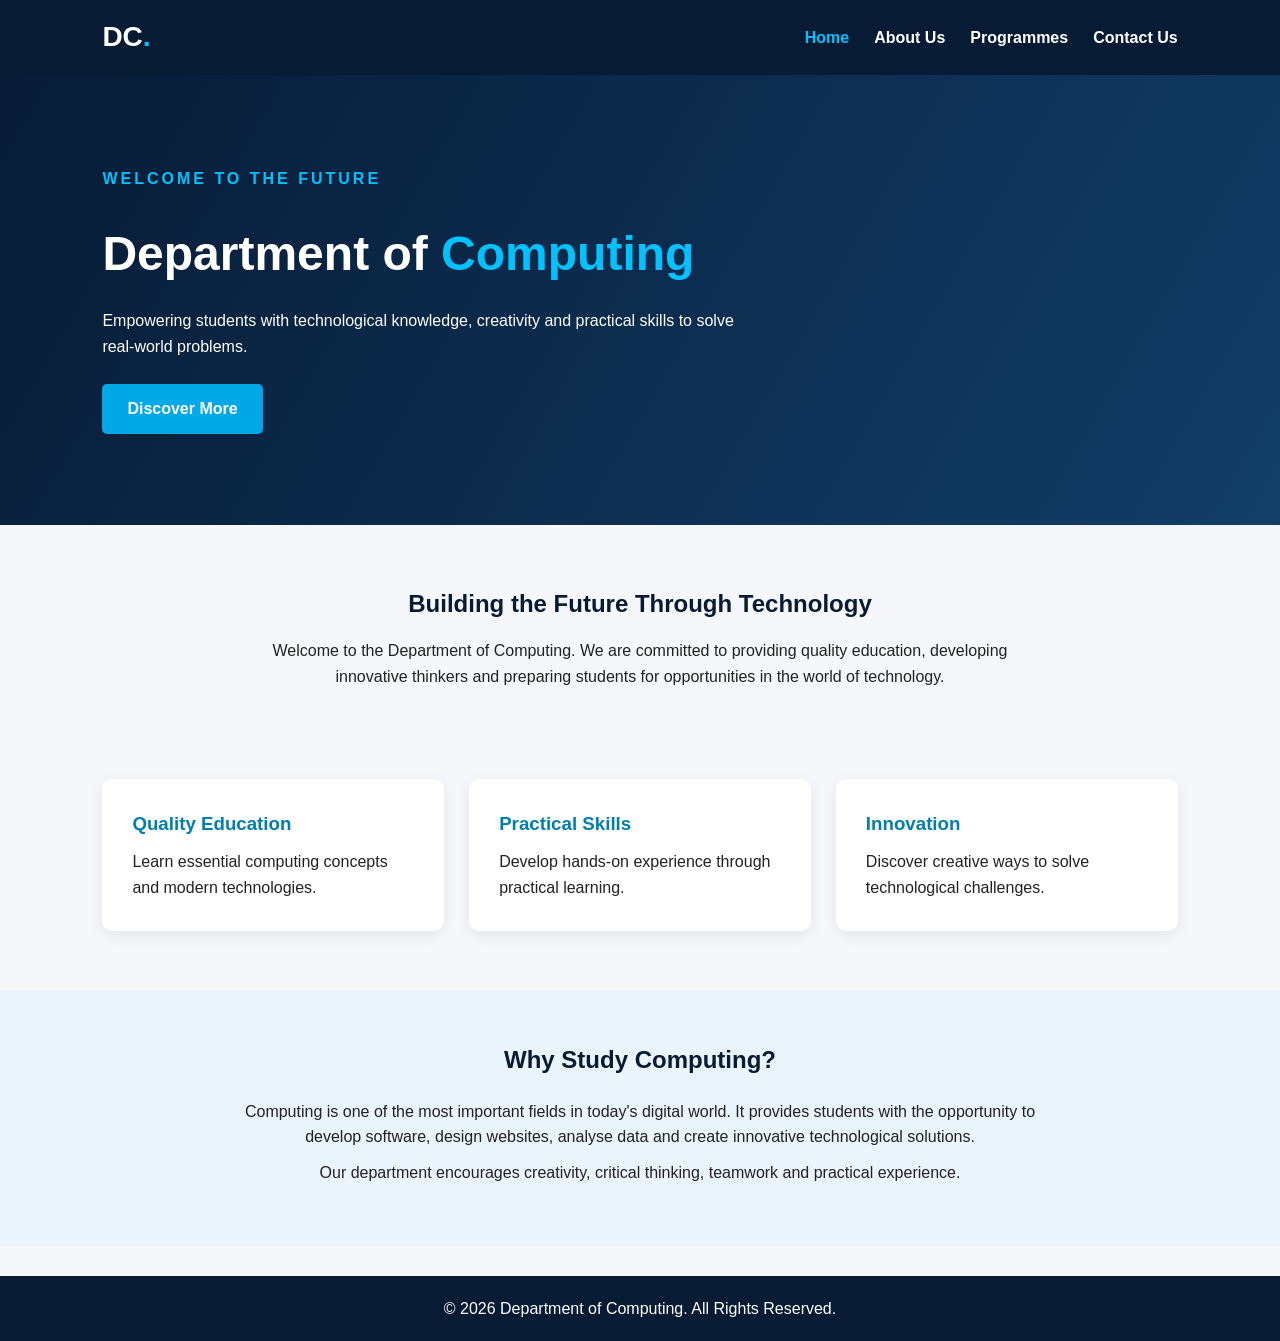
<file: index.html>
<!DOCTYPE html>
<html lang="en">
<head>
    <meta charset="UTF-8">
    <meta name="viewport" content="width=device-width, initial-scale=1.0">
    <title>Department of Computing | Home</title>
    <link rel="stylesheet" href="style.css">
</head>
<body>

    <header>
        <nav class="navbar">
            <h2 class="logo">DC<span>.</span></h2>

            <ul class="nav-links">
                <li><a class="active" href="index.html">Home</a></li>
                <li><a href="about.html">About Us</a></li>
                <li><a href="programmes.html">Programmes</a></li>
                <li><a href="contact.html">Contact Us</a></li>
            </ul>
        </nav>
    </header>

    <section class="hero">
        <div class="hero-content">
            <p class="tagline">WELCOME TO THE FUTURE</p>
            <h1>Department of <span>Computing</span></h1>
            <p>
                Empowering students with technological knowledge,
                creativity and practical skills to solve real-world problems.
            </p>
            <a href="about.html" class="btn">Discover More</a>
        </div>
    </section>

    <section class="welcome">
        <h2>Building the Future Through Technology</h2>
        <p>
            Welcome to the Department of Computing. We are committed
            to providing quality education, developing innovative
            thinkers and preparing students for opportunities in
            the world of technology.
        </p>
    </section>

    <section class="features">
        <div class="feature-card">
            <h3>Quality Education</h3>
            <p>Learn essential computing concepts and modern technologies.</p>
        </div>

        <div class="feature-card">
            <h3>Practical Skills</h3>
            <p>Develop hands-on experience through practical learning.</p>
        </div>

        <div class="feature-card">
            <h3>Innovation</h3>
            <p>Discover creative ways to solve technological challenges.</p>
        </div>
    </section>
    
<section class="why-computing">
    <h2>Why Study Computing?</h2>

    <p>
        Computing is one of the most important fields in today's
        digital world. It provides students with the opportunity
        to develop software, design websites, analyse data and
        create innovative technological solutions.
    </p>

    <p>
        Our department encourages creativity, critical thinking,
        teamwork and practical experience.
    </p>
</section>


    <footer>
        <p>&copy; 2026 Department of Computing. All Rights Reserved.</p>
    </footer>

</body>
</html>
</file>
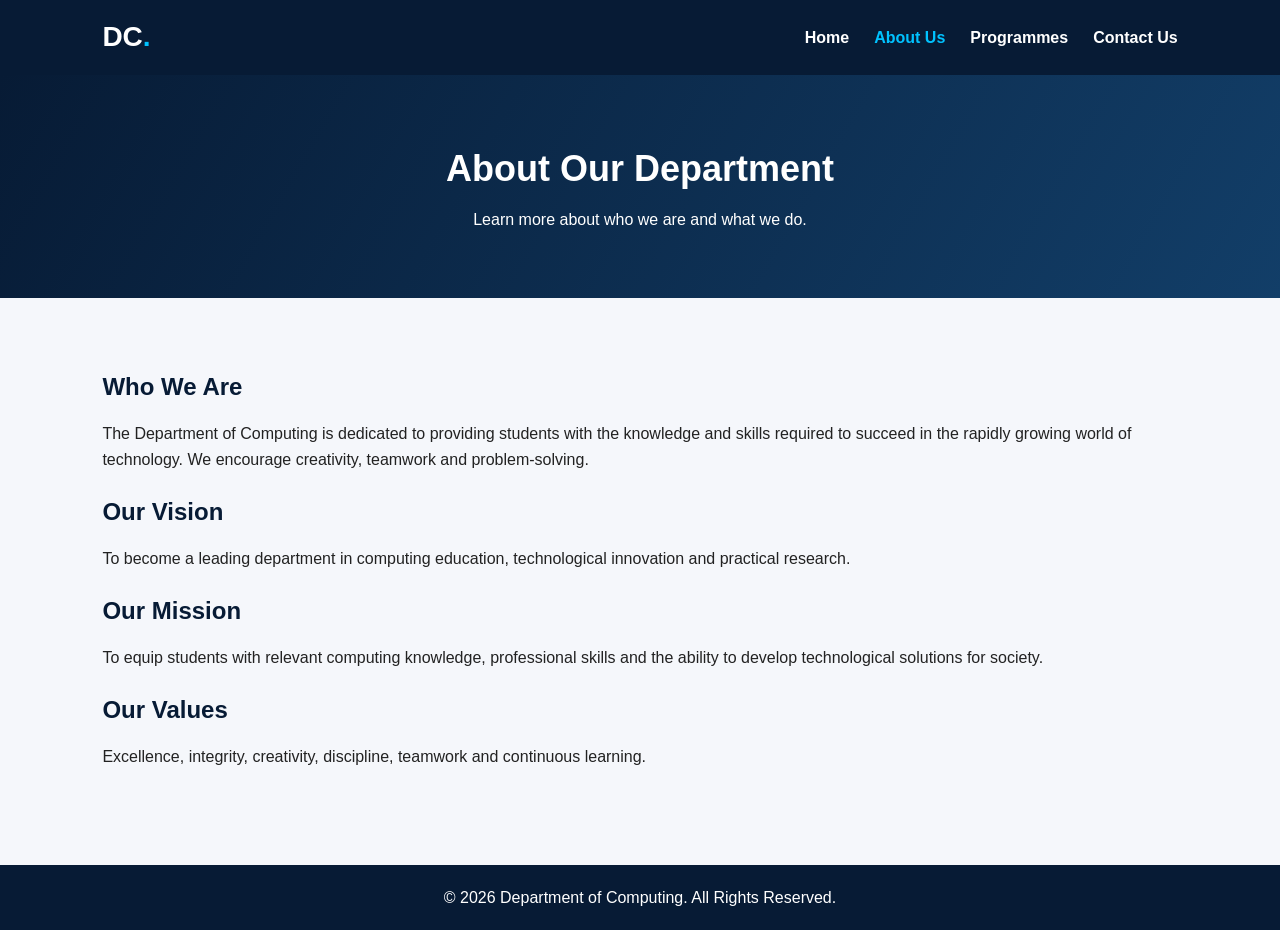
<file: about.html>
<!DOCTYPE html>
<html lang="en">
<head>
    <meta charset="UTF-8">
    <meta name="viewport" content="width=device-width, initial-scale=1.0">
    <title>About Us | Department of Computing</title>
    <link rel="stylesheet" href="style.css">
</head>
<body>

    <header>
        <nav class="navbar">
            <h2 class="logo">DC<span>.</span></h2>

            <ul class="nav-links">
                <li><a href="index.html">Home</a></li>
                <li><a class="active" href="about.html">About Us</a></li>
                <li><a href="programmes.html">Programmes</a></li>
                <li><a href="contact.html">Contact Us</a></li>
            </ul>
        </nav>
    </header>

    <section class="page-banner">
        <h1>About Our Department</h1>
        <p>Learn more about who we are and what we do.</p>
    </section>

    <section class="content-section">
        <h2>Who We Are</h2>
        <p>
            The Department of Computing is dedicated to providing
            students with the knowledge and skills required to
            succeed in the rapidly growing world of technology.
            We encourage creativity, teamwork and problem-solving.
        </p>

        <h2>Our Vision</h2>
        <p>
            To become a leading department in computing education,
            technological innovation and practical research.
        </p>

        <h2>Our Mission</h2>
        <p>
            To equip students with relevant computing knowledge,
            professional skills and the ability to develop
            technological solutions for society.
        </p>

        <h2>Our Values</h2>
        <p>
            Excellence, integrity, creativity, discipline,
            teamwork and continuous learning.
        </p>
    </section>

    <footer>
        <p>&copy; 2026 Department of Computing. All Rights Reserved.</p>
    </footer>

</body>
</html>
</file>
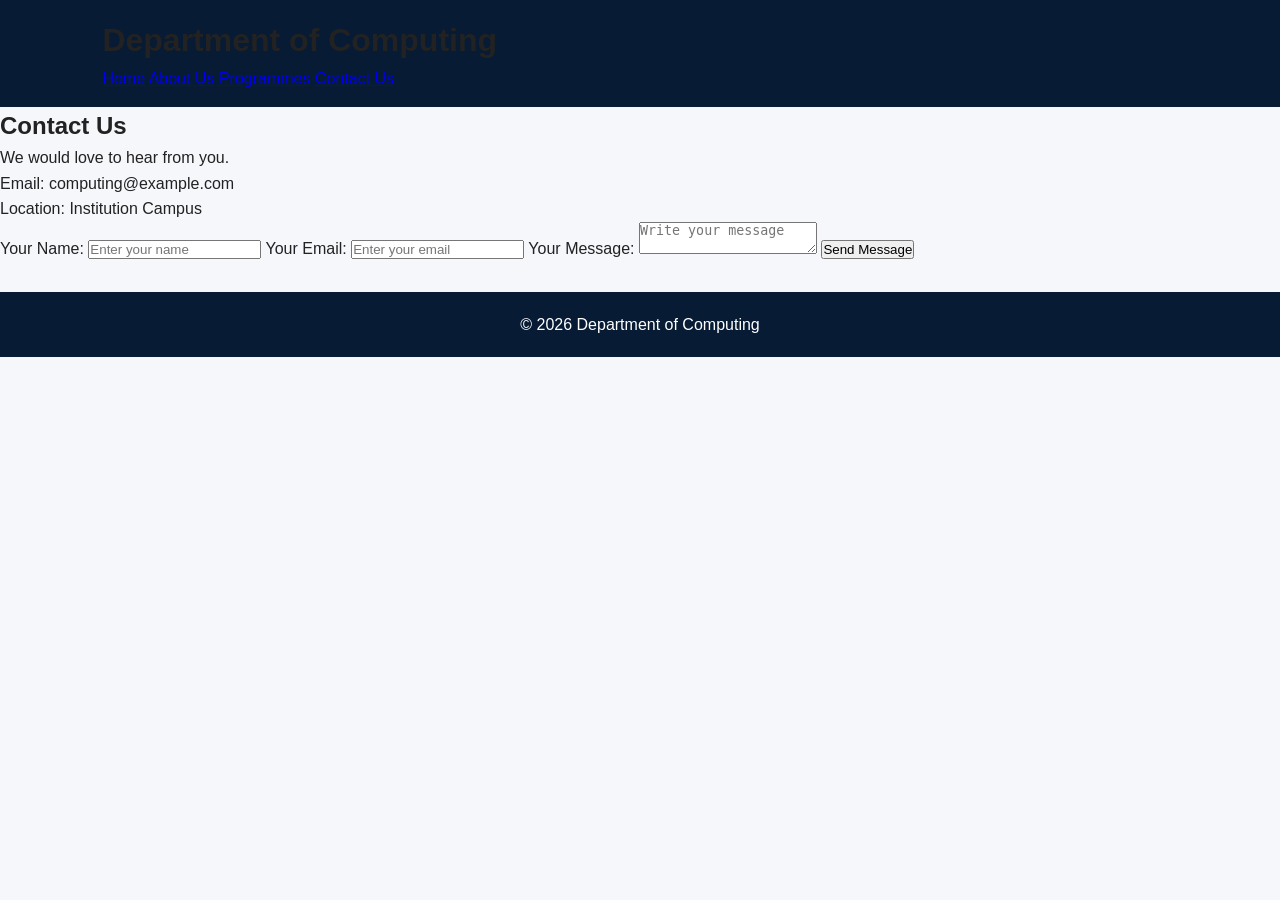
<file: contact.html>
<!DOCTYPE html>
<html lang="en">
<head>
    <meta charset="UTF-8">
    <meta name="viewport" content="width=device-width, initial-scale=1.0">
    <title>Contact Us | Department of Computing</title>
    <link rel="stylesheet" href="style.css">
</head>
<body>

    <header>
        <h1>Department of Computing</h1>
        <nav>
            <a href="index.html">Home</a>
            <a href="about.html">About Us</a>
            <a href="programmes.html">Programmes</a>
            <a href="contact.html">Contact Us</a>
        </nav>
    </header>

    <main>
        <section>
            <h2>Contact Us</h2>
            <p>We would love to hear from you.</p>

            <p>Email: computing@example.com</p>
            <p>Location: Institution Campus</p>

            <form>
                <label>Your Name:</label>
                <input type="text" placeholder="Enter your name">

                <label>Your Email:</label>
                <input type="email" placeholder="Enter your email">

                <label>Your Message:</label>
                <textarea placeholder="Write your message"></textarea>

                <button type="submit">Send Message</button>
            </form>
        </section>
    </main>

    <footer>
        <p>&copy; 2026 Department of Computing</p>
    </footer>

</body>
</html>
</file>
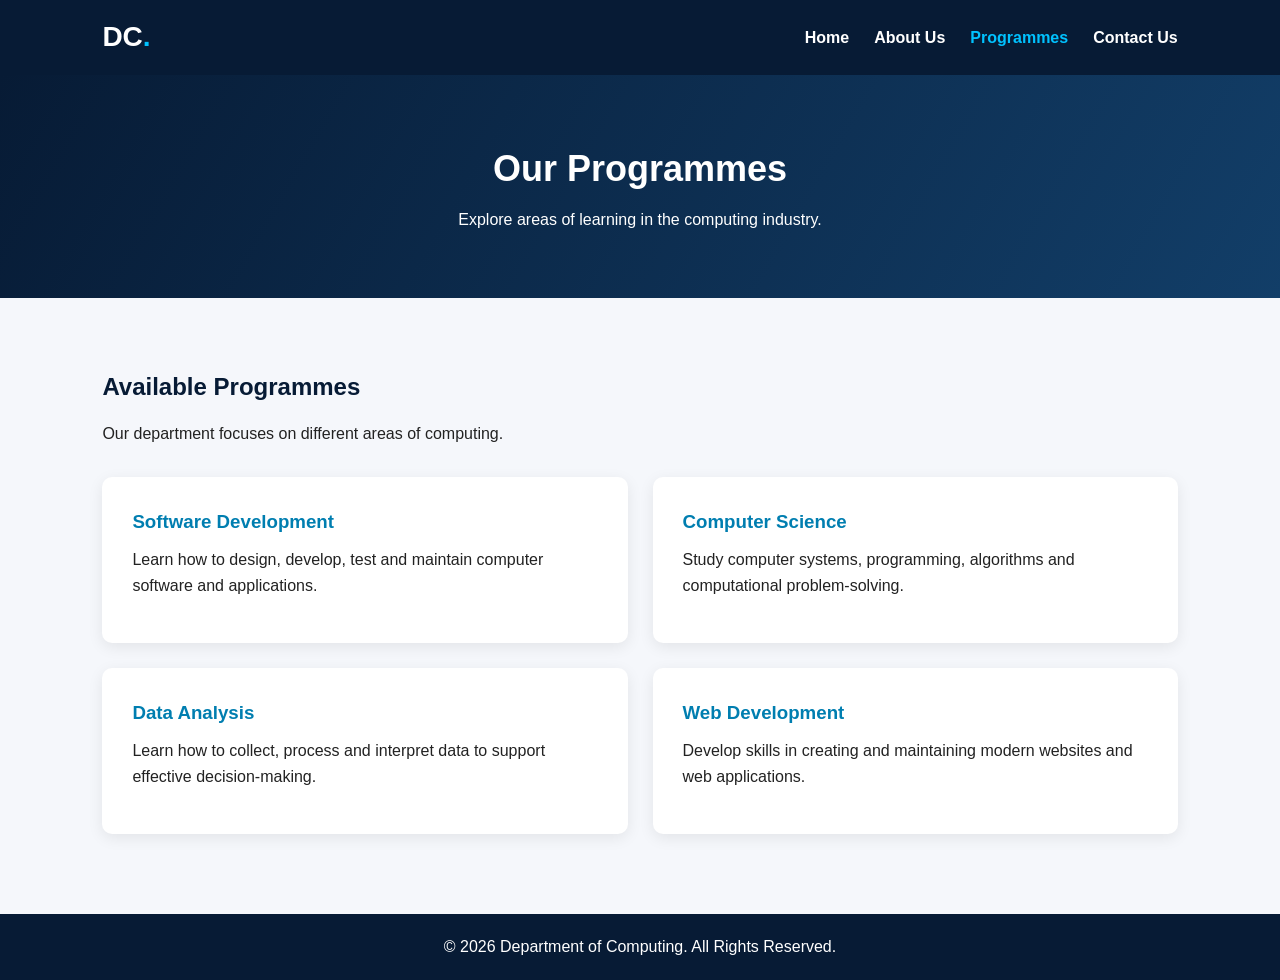
<file: programmes.html>
<!DOCTYPE html>
<html lang="en">
<head>
    <meta charset="UTF-8">
    <meta name="viewport" content="width=device-width, initial-scale=1.0">
    <title>Programmes | Department of Computing</title>
    <link rel="stylesheet" href="style.css">
</head>
<body>

    <header>
        <nav class="navbar">
            <h2 class="logo">DC<span>.</span></h2>

            <ul class="nav-links">
                <li><a href="index.html">Home</a></li>
                <li><a href="about.html">About Us</a></li>
                <li><a class="active" href="programmes.html">Programmes</a></li>
                <li><a href="contact.html">Contact Us</a></li>
            </ul>
        </nav>
    </header>

    <section class="page-banner">
        <h1>Our Programmes</h1>
        <p>Explore areas of learning in the computing industry.</p>
    </section>

    <section class="content-section">
        <h2>Available Programmes</h2>
        <p>Our department focuses on different areas of computing.</p>

        <div class="programme-grid">

            <div class="programme-card">
                <h3>Software Development</h3>
                <p>
                    Learn how to design, develop, test and maintain
                    computer software and applications.
                </p>
            </div>

            <div class="programme-card">
                <h3>Computer Science</h3>
                <p>
                    Study computer systems, programming,
                    algorithms and computational problem-solving.
                </p>
            </div>

            <div class="programme-card">
                <h3>Data Analysis</h3>
                <p>
                    Learn how to collect, process and interpret
                    data to support effective decision-making.
                </p>
            </div>

            <div class="programme-card">
                <h3>Web Development</h3>
                <p>
                    Develop skills in creating and maintaining
                    modern websites and web applications.
                </p>
            </div>

        </div>
    </section>

    <footer>
        <p>&copy; 2026 Department of Computing. All Rights Reserved.</p>
    </footer>

</body>
</html>
</file>
<file: style.css>
/* GENERAL SETTINGS */
* {
    margin: 0;
    padding: 0;
    box-sizing: border-box;
}

body {
    font-family: Arial, sans-serif;
    background-color: #f5f7fb;
    color: #222;
    line-height: 1.6;
}

/* NAVIGATION BAR */
header {
    background-color: #071b35;
    padding: 15px 8%;
}

.navbar {
    display: flex;
    justify-content: space-between;
    align-items: center;
}

.logo {
    color: white;
    font-size: 28px;
}

.logo span {
    color: #00c2ff;
}

.nav-links {
    display: flex;
    list-style: none;
    gap: 25px;
}

.nav-links a {
    color: white;
    text-decoration: none;
    font-weight: bold;
    transition: 0.3s;
}

.nav-links a:hover,
.nav-links a.active {
    color: #00c2ff;
}

/* HOMEPAGE HERO SECTION */
.hero {
    min-height: 450px;
    background: linear-gradient(120deg, #071b35, #123e68);
    display: flex;
    align-items: center;
    padding: 60px 8%;
    color: white;
}

.hero-content {
    max-width: 650px;
}

.tagline {
    color: #00c2ff;
    font-weight: bold;
    letter-spacing: 3px;
}

.hero h1 {
    font-size: 48px;
    margin: 15px 0;
}

.hero h1 span {
    color: #00c2ff;
}

.hero-content p {
    margin-bottom: 25px;
}

.btn {
    display: inline-block;
    background-color: #00a8e8;
    color: white;
    padding: 12px 25px;
    text-decoration: none;
    border-radius: 5px;
    font-weight: bold;
}

.btn:hover {
    background-color: #007eb0;
}

/* WELCOME SECTION */
.welcome {
    text-align: center;
    padding: 60px 10%;
}

.welcome h2,
.content-section h2 {
    color: #071b35;
    margin-bottom: 15px;
}

.welcome p {
    max-width: 800px;
    margin: auto;
}

/* FEATURE CARDS */
.features {
    display: grid;
    grid-template-columns: repeat(3, 1fr);
    gap: 25px;
    padding: 30px 8% 60px;
}

.feature-card,
.programme-card {
    background-color: white;
    padding: 30px;
    border-radius: 10px;
    box-shadow: 0 4px 15px rgba(0, 0, 0, 0.08);
    transition: 0.3s;
}

.feature-card:hover,
.programme-card:hover {
    transform: translateY(-5px);
}

.feature-card h3,
.programme-card h3 {
    color: #007eb0;
    margin-bottom: 10px;
}

/* OTHER PAGE BANNERS */
.page-banner {
    background: linear-gradient(120deg, #071b35, #123e68);
    color: white;
    text-align: center;
    padding: 65px 20px;
}

.page-banner h1 {
    font-size: 36px;
    margin-bottom: 10px;
}

/* CONTENT SECTION */
.content-section {
    padding: 50px 8%;
}

.content-section h2 {
    margin-top: 20px;
}

.content-section p {
    margin-bottom: 15px;
}

/* PROGRAMME CARDS */
.programme-grid {
    display: grid;
    grid-template-columns: repeat(2, 1fr);
    gap: 25px;
    margin-top: 30px;
}

/* CONTACT SECTION */
.contact-container {
    display: grid;
    grid-template-columns: 1fr 1fr;
    gap: 40px;
    align-items: start;
}

.contact-info {
    background-color: white;
    padding: 30px;
    border-radius: 10px;
}

.contact-form {
    background-color: white;
    padding: 30px;
    border-radius: 10px;
    box-shadow: 0 4px 15px rgba(0, 0, 0, 0.08);
}

.contact-form label {
    display: block;
    margin-top: 15px;
    font-weight: bold;
}

.contact-form input,
.contact-form textarea {
    width: 100%;
    padding: 12px;
    margin-top: 5px;
    border: 1px solid #ccc;
    border-radius: 5px;
    font-family: Arial, sans-serif;
}

.contact-form button {
    background-color: #007eb0;
    color: white;
    border: none;
    padding: 12px 25px;
    margin-top: 20px;
    border-radius: 5px;
    cursor: pointer;
}

.contact-form button:hover {
    background-color: #071b35;
}

/* FOOTER */
footer {
    background-color: #071b35;
    color: white;
    text-align: center;
    padding: 20px;
    margin-top: 30px;
}

/* RESPONSIVE DESIGN */
@media (max-width: 768px) {

    .navbar {
        flex-direction: column;
        gap: 15px;
    }

    .nav-links {
        flex-wrap: wrap;
        justify-content: center;
        gap: 15px;
    }

    .hero h1 {
        font-size: 34px;
    }

    .features,
    .programme-grid,
    .contact-container {
        grid-template-columns: 1fr;
    }

    .hero {
        padding: 50px 8%;
    }
}

/* WHY STUDY COMPUTING SECTION */

.why-computing {
    background-color: #eaf4fc;
    padding: 50px 10%;
    text-align: center;
}

.why-computing h2 {
    color: #071b35;
    margin-bottom: 20px;
}

.why-computing p {
    max-width: 850px;
    margin: 10px auto;
}
</file>
